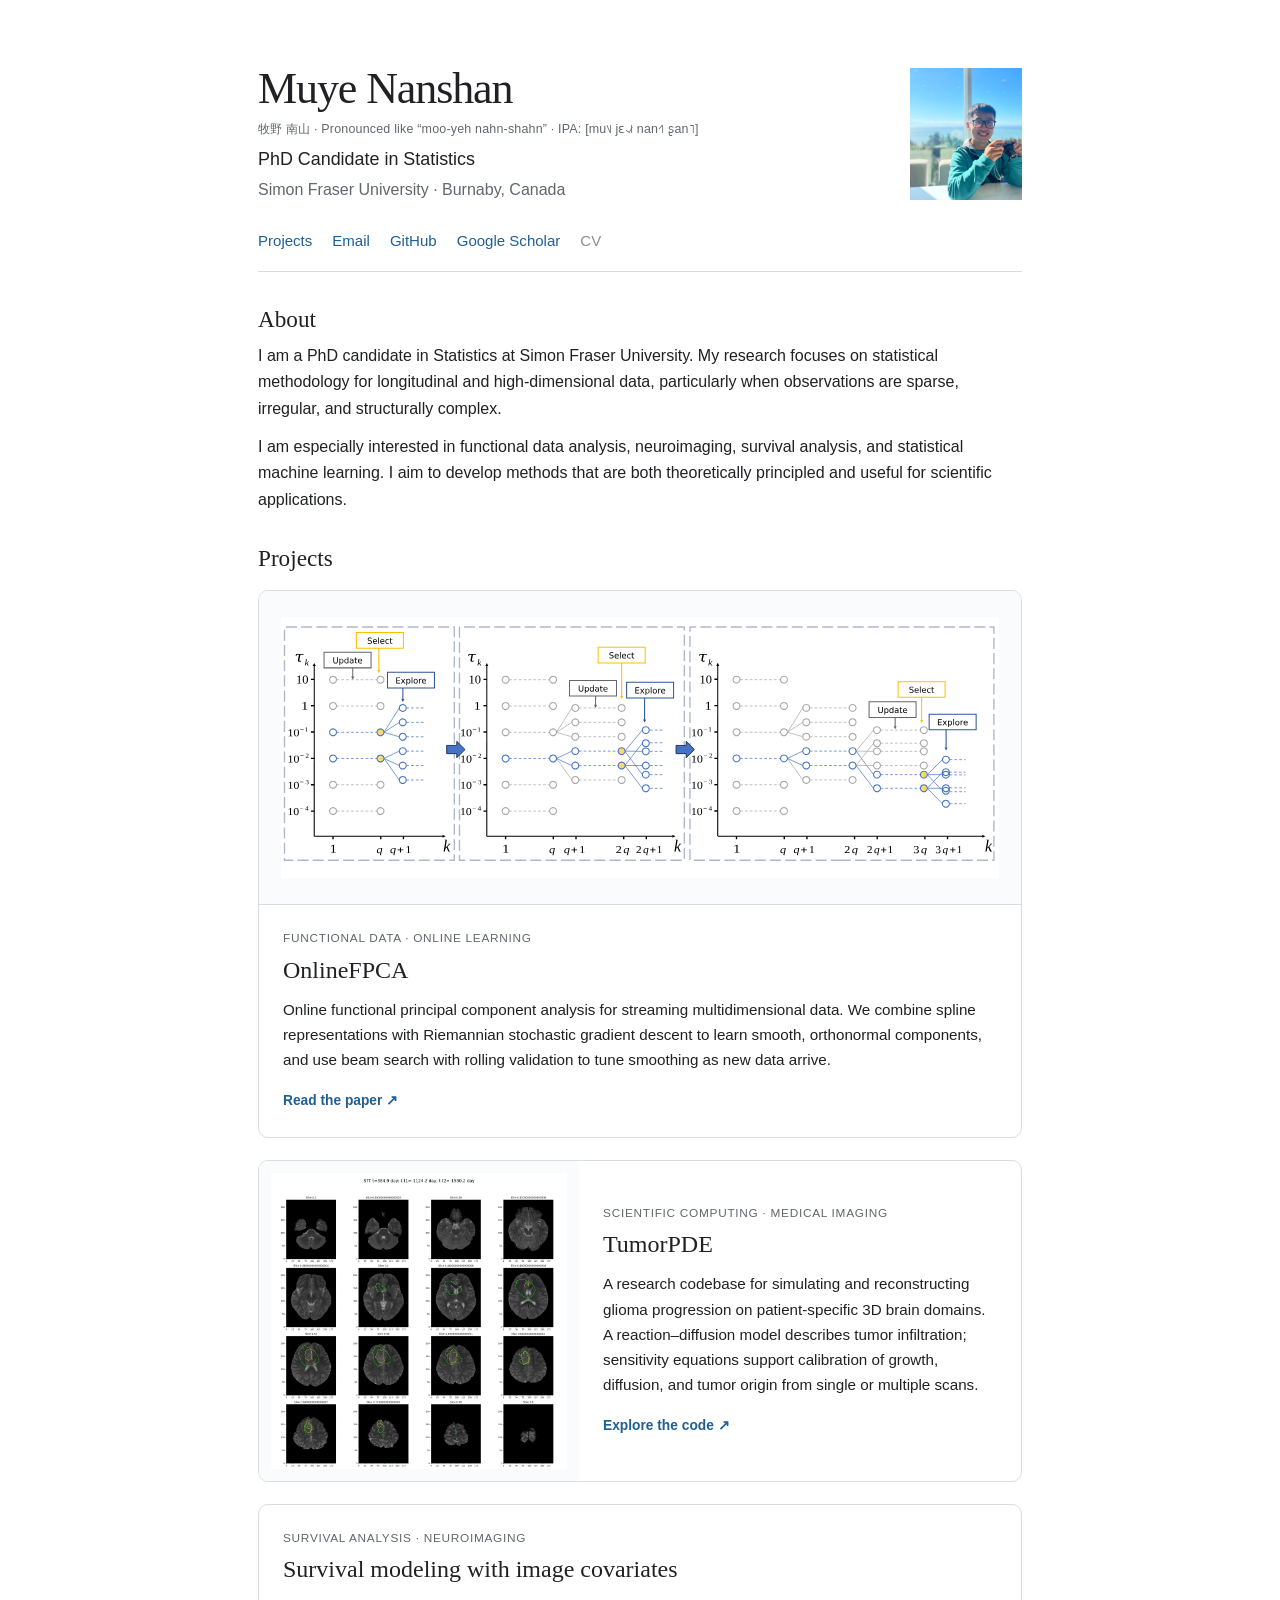
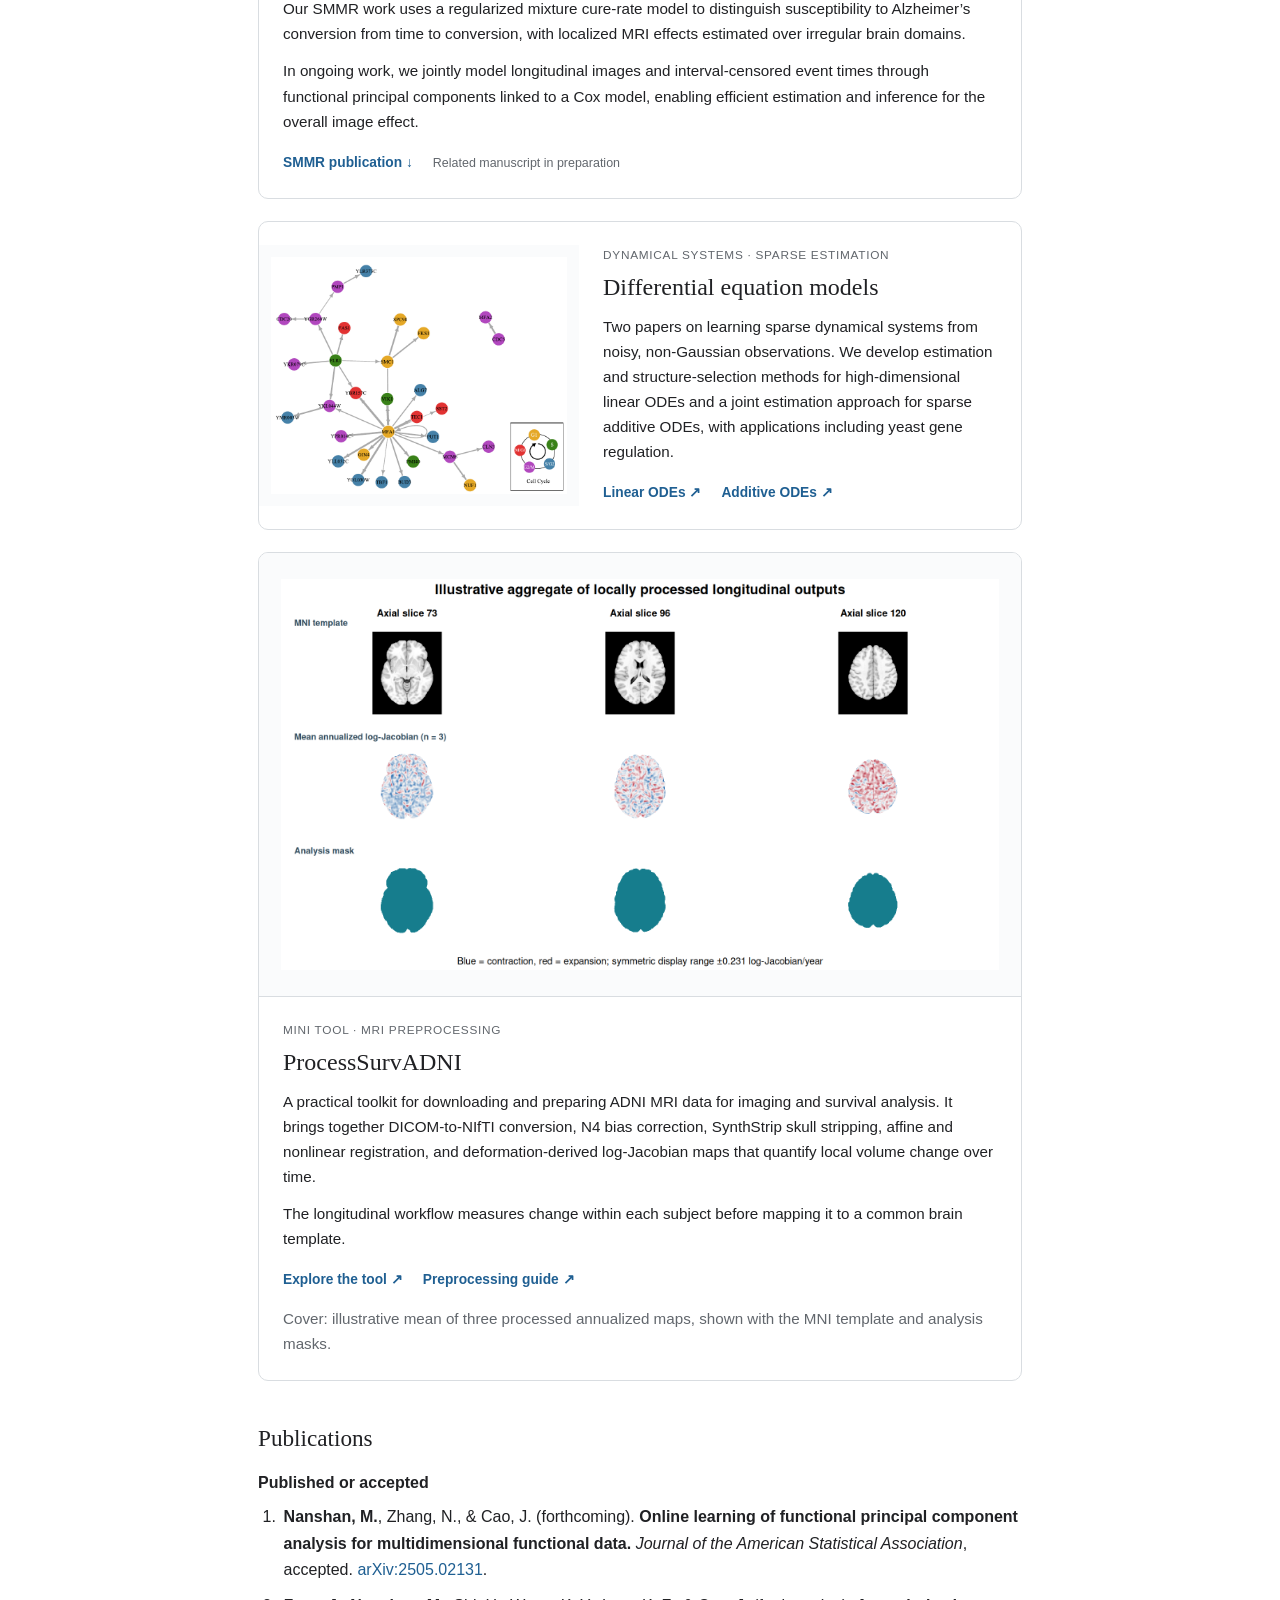
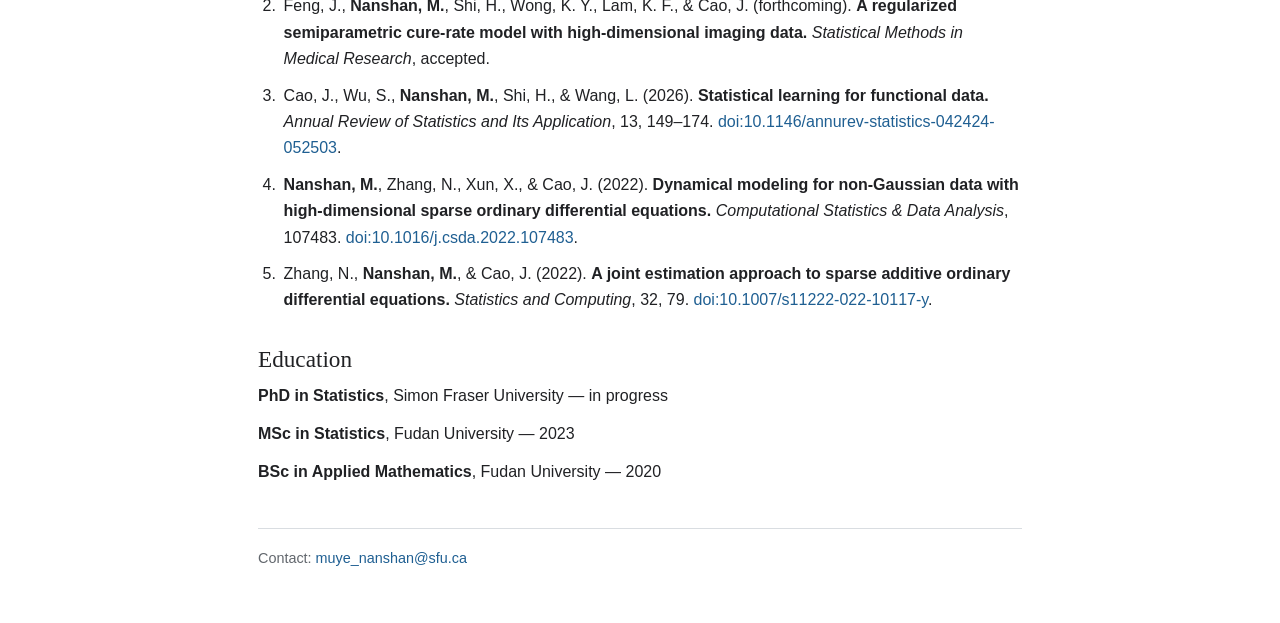
<file: index.html>
<!doctype html>
<html lang="en">
<head>
  <meta charset="utf-8">
  <meta name="viewport" content="width=device-width, initial-scale=1">
  <meta name="description" content="Statistics PhD candidate at Simon Fraser University working on longitudinal data, neuroimaging, and statistical machine learning.">
  <title>Muye's Homepage</title>
  <link rel="stylesheet" href="style.css?v=de30ea3faac2">
</head>
<body>
  <main class="page">
    <header class="site-header">
      <div>
        <h1>Muye Nanshan</h1>
        <p class="name-pronunciation"><span lang="zh-Hans">牧野 南山</span> <span aria-hidden="true">·</span> Pronounced like “moo-yeh nahn-shahn” <span aria-hidden="true">·</span> IPA: <span class="ipa" lang="zh-Latn-fonipa">[mu˥˩ jɛ˨˩˦ nan˧˥ ʂan˥]</span></p>
        <p class="position">PhD Candidate in Statistics</p>
        <p class="affiliation">Simon Fraser University · Burnaby, Canada</p>
      </div>
      <img class="profile-photo" src="assets/muye-photo.jpg" alt="Portrait of Muye">
    </header>

    <nav class="links" aria-label="Profile links">
      <a href="#projects">Projects</a>
      <a href="mailto:muye_nanshan@sfu.ca">Email</a>
      <a href="https://github.com/mynanshan">GitHub</a>
      <a href="https://scholar.google.com/citations?user=hkFvkN4AAAAJ">Google Scholar</a>
      <!-- After adding assets/cv.pdf, replace the span with: <a href="assets/cv.pdf">CV</a> -->
      <span class="disabled-link">CV</span>
    </nav>

    <section>
      <h2>About</h2>
      <p>I am a PhD candidate in Statistics at Simon Fraser University. My research focuses on statistical methodology for longitudinal and high-dimensional data, particularly when observations are sparse, irregular, and structurally complex.</p>
      <p>I am especially interested in functional data analysis, neuroimaging, survival analysis, and statistical machine learning. I aim to develop methods that are both theoretically principled and useful for scientific applications.</p>
    </section>

    <section id="projects" aria-labelledby="projects-heading">
      <h2 id="projects-heading">Projects</h2>
      <div class="project-list">
        <article class="project-card">
          <a class="project-cover project-cover-wide" href="assets/onlinefpca-tuning.svg" aria-label="View OnlineFPCA dynamic tuning figure">
            <img src="assets/onlinefpca-tuning.svg" alt="Three rounds of beam search: update, select, and explore smoothing parameters during online learning." width="576" height="210" loading="lazy">
          </a>
          <div class="project-body">
            <p class="project-label">Functional data · Online learning</p>
            <h3>OnlineFPCA</h3>
            <p>Online functional principal component analysis for streaming multidimensional data. We combine spline representations with Riemannian stochastic gradient descent to learn smooth, orthonormal components, and use beam search with rolling validation to tune smoothing as new data arrive.</p>
            <div class="project-links"><a href="https://arxiv.org/abs/2505.02131">Read the paper <span aria-hidden="true">↗</span></a></div>
          </div>
        </article>
        <article class="project-card project-card-split">
          <a class="project-cover" href="assets/tumorpde.gif" aria-label="View full-size TumorPDE animation">
            <img src="assets/tumorpde.gif" alt="Animated reconstruction of tumor infiltration across sixteen MRI brain slices." loading="lazy">
          </a>
          <div class="project-body">
            <p class="project-label">Scientific computing · Medical imaging</p>
            <h3>TumorPDE</h3>
            <p>A research codebase for simulating and reconstructing glioma progression on patient-specific 3D brain domains. A reaction–diffusion model describes tumor infiltration; sensitivity equations support calibration of growth, diffusion, and tumor origin from single or multiple scans.</p>
            <div class="project-links"><a href="https://github.com/mynanshan/TumorPDE">Explore the code <span aria-hidden="true">↗</span></a></div>
          </div>
        </article>
        <article class="project-card">
          <div class="project-body">
            <p class="project-label">Survival analysis · Neuroimaging</p>
            <h3>Survival modeling with image covariates</h3>
            <p>Our SMMR work uses a regularized mixture cure-rate model to distinguish susceptibility to Alzheimer’s conversion from time to conversion, with localized MRI effects estimated over irregular brain domains.</p>
            <p>In ongoing work, we jointly model longitudinal images and interval-censored event times through functional principal components linked to a Cox model, enabling efficient estimation and inference for the overall image effect.</p>
            <div class="project-links"><a href="#publication-survival">SMMR publication <span aria-hidden="true">↓</span></a><span class="project-status">Related manuscript in preparation</span></div>
          </div>
        </article>
        <article class="project-card project-card-split">
          <a class="project-cover" href="assets/gene-regulatory-network.png" aria-label="View gene regulatory network figure">
            <img src="assets/gene-regulatory-network.png" alt="Estimated yeast gene regulatory network, with genes colored by cell-cycle phase and arrows showing regulatory relationships." width="848" height="680" loading="lazy">
          </a>
          <div class="project-body">
            <p class="project-label">Dynamical systems · Sparse estimation</p>
            <h3>Differential equation models</h3>
            <p>Two papers on learning sparse dynamical systems from noisy, non-Gaussian observations. We develop estimation and structure-selection methods for high-dimensional linear ODEs and a joint estimation approach for sparse additive ODEs, with applications including yeast gene regulation.</p>
            <div class="project-links"><a href="https://doi.org/10.1016/j.csda.2022.107483">Linear ODEs <span aria-hidden="true">↗</span></a><a href="https://doi.org/10.1007/s11222-022-10117-y">Additive ODEs <span aria-hidden="true">↗</span></a></div>
          </div>
        </article>
        <article class="project-card" id="processsurvadni">
          <a class="project-cover project-cover-wide" href="assets/adni-longitudinal-change.png" aria-label="View ProcessSurvADNI preprocessing example at full size">
            <img src="assets/adni-longitudinal-change.png" alt="Three axial slices showing the MNI brain template, mean annualized log-Jacobian maps of local contraction and expansion, and analysis masks." width="1800" height="980" loading="lazy">
          </a>
          <div class="project-body">
            <p class="project-label">Mini tool · MRI preprocessing</p>
            <h3>ProcessSurvADNI</h3>
            <p>A practical toolkit for downloading and preparing ADNI MRI data for imaging and survival analysis. It brings together DICOM-to-NIfTI conversion, N4 bias correction, SynthStrip skull stripping, affine and nonlinear registration, and deformation-derived log-Jacobian maps that quantify local volume change over time.</p>
            <p>The longitudinal workflow measures change within each subject before mapping it to a common brain template.</p>
            <div class="project-links"><a href="https://github.com/mynanshan/ProcessSurvADNI">Explore the tool <span aria-hidden="true">↗</span></a><a href="https://github.com/mynanshan/ProcessSurvADNI/blob/main/ADNI_raw_data/README.md">Preprocessing guide <span aria-hidden="true">↗</span></a></div>
            <p class="project-status" style="margin-top:14px;margin-bottom:0">Cover: illustrative mean of three processed annualized maps, shown with the MNI template and analysis masks.</p>
          </div>
        </article>
      </div>
    </section>

    <section>
      <h2>Publications</h2>
      <h3>Published or accepted</h3>
      <ol class="publications">
        <li><strong>Nanshan, M.</strong>, Zhang, N., &amp; Cao, J. (forthcoming). <span class="publication-title">Online learning of functional principal component analysis for multidimensional functional data.</span> <em>Journal of the American Statistical Association</em>, accepted. <a href="https://arxiv.org/abs/2505.02131">arXiv:2505.02131</a>.</li>
        <li id="publication-survival">Feng, J., <strong>Nanshan, M.</strong>, Shi, H., Wong, K. Y., Lam, K. F., &amp; Cao, J. (forthcoming). <span class="publication-title">A regularized semiparametric cure-rate model with high-dimensional imaging data.</span> <em>Statistical Methods in Medical Research</em>, accepted.</li>
        <li>Cao, J., Wu, S., <strong>Nanshan, M.</strong>, Shi, H., &amp; Wang, L. (2026). <span class="publication-title">Statistical learning for functional data.</span> <em>Annual Review of Statistics and Its Application</em>, 13, 149&ndash;174. <a href="https://doi.org/10.1146/annurev-statistics-042424-052503">doi:10.1146/annurev-statistics-042424-052503</a>.</li>
        <li><strong>Nanshan, M.</strong>, Zhang, N., Xun, X., &amp; Cao, J. (2022). <span class="publication-title">Dynamical modeling for non-Gaussian data with high-dimensional sparse ordinary differential equations.</span> <em>Computational Statistics &amp; Data Analysis</em>, 107483. <a href="https://doi.org/10.1016/j.csda.2022.107483">doi:10.1016/j.csda.2022.107483</a>.</li>
        <li>Zhang, N., <strong>Nanshan, M.</strong>, &amp; Cao, J. (2022). <span class="publication-title">A joint estimation approach to sparse additive ordinary differential equations.</span> <em>Statistics and Computing</em>, 32, 79. <a href="https://doi.org/10.1007/s11222-022-10117-y">doi:10.1007/s11222-022-10117-y</a>.</li>
      </ol>

      <!-- <h3>In preparation</h3>
      <ul class="publications manuscripts">
        <li><span class="publication-title">Joint modeling of longitudinal MRI and survival outcomes.</span> Computational methodology manuscript in preparation for submission to <em>Journal of Computational and Graphical Statistics</em>.</li>
      </ul> -->
    </section>

    <section>
      <h2>Education</h2>
      <p><strong>PhD in Statistics</strong>, Simon Fraser University — in progress</p>
      <p><strong>MSc in Statistics</strong>, Fudan University — 2023</p>
      <p><strong>BSc in Applied Mathematics</strong>, Fudan University — 2020</p>
    </section>

    <footer>
      <p>Contact: <a href="mailto:muye_nanshan@sfu.ca">muye_nanshan@sfu.ca</a></p>
    </footer>
  </main>
</body>
</html>
</file>
<file: style.css>
:root { --text:#202124; --muted:#62676d; --link:#1f5f92; --line:#d9dde1; }
* { box-sizing:border-box; }
html { scroll-behavior:smooth; }
body { background:#fff; color:var(--text); font:1rem/1.65 Arial,Helvetica,sans-serif; margin:0; }
a { color:var(--link); text-decoration:none; }
a:hover { text-decoration:underline; }
a:focus-visible { outline:2px solid var(--link); outline-offset:3px; }
.page { margin:0 auto; max-width:820px; padding:64px 28px 40px; }
.site-header { align-items:center; display:flex; gap:32px; justify-content:space-between; }
h1 { font:500 2.75rem/1.15 Georgia,"Times New Roman",serif; letter-spacing:-.025em; margin:0 0 7px; }
.name-pronunciation { color:var(--muted); font-size:.78rem; letter-spacing:.015em; line-height:1.4; margin:-1px 0 7px; }
.pronunciation-guide { color:var(--text); font-weight:600; white-space:nowrap; }
.ipa { font-family:"Noto Sans","Segoe UI",Arial,sans-serif; white-space:nowrap; }
.position { font-size:1.12rem; margin:0; }
.affiliation { color:var(--muted); margin:2px 0 0; }
.photo-placeholder { align-items:center; background:#f1f3f4; border:1px solid var(--line); color:#8a8f94; display:flex; flex:0 0 112px; font-size:.82rem; height:132px; justify-content:center; }
.profile-photo { height:132px; object-fit:cover; width:112px; }
.links { border-bottom:1px solid var(--line); display:flex; flex-wrap:wrap; gap:8px 20px; margin:26px 0 34px; padding-bottom:17px; }
.links a,.disabled-link { font-size:.94rem; }
.disabled-link { color:#8a8f94; }
section { margin:0 0 32px; }
h2 { font:500 1.45rem Georgia,"Times New Roman",serif; margin:0 0 10px; }
h3 { font-size:1rem; font-weight:600; margin:18px 0 8px; }
p { margin:0 0 12px; }
.publications { margin:0; padding-left:1.4rem; }
.publications li { margin-bottom:10px; padding-left:.2rem; }
.manuscripts { list-style-type:disc; }
.publication-title { font-weight:600; }
footer { border-top:1px solid var(--line); color:var(--muted); font-size:.9rem; margin-top:42px; padding-top:18px; }
@media (max-width:560px) { .page{padding:40px 20px 28px} .site-header{align-items:flex-start;gap:20px} h1{font-size:2.3rem} .photo-placeholder,.profile-photo{flex-basis:88px;height:106px;width:88px} .links{margin-top:22px} }
@media (prefers-reduced-motion:reduce) { html{scroll-behavior:auto} }

/* Portfolio projects */
#projects { margin-bottom:44px; scroll-margin-top:24px; }
#projects > h2 { margin-bottom:18px; }
.project-list { display:grid; gap:22px; }
.project-card { border:1px solid var(--line); border-radius:10px; overflow:hidden; background:#fff; }
.project-cover { display:flex; align-items:center; justify-content:center; background:#fafbfc; padding:18px; }
.project-cover img { display:block; width:100%; height:auto; object-fit:contain; }
.project-cover-wide { padding:26px 22px; border-bottom:1px solid var(--line); }
.project-body { padding:24px; }
.project-label { color:var(--muted); font-size:.74rem; letter-spacing:.06em; text-transform:uppercase; margin:0 0 6px; }
.project-body h3 { font:500 1.5rem/1.25 Georgia,"Times New Roman",serif; margin:0 0 12px; }
.project-body > p:not(.project-label) { font-size:.95rem; line-height:1.65; }
.project-links { display:flex; align-items:center; flex-wrap:wrap; gap:8px 20px; margin-top:18px; font-size:.86rem; }
.project-links a { font-weight:600; }
.project-status { color:var(--muted); font-size:.78rem; }
.project-card-split { display:grid; grid-template-columns:42% 1fr; align-items:center; }
.project-card-split .project-cover { padding:12px; }
#publication-survival { scroll-margin-top:24px; }
@media (max-width:620px) {
  .project-card-split { grid-template-columns:1fr; }
  .project-card-split .project-cover { padding:18px; border-bottom:1px solid var(--line); }
  .project-card-split .project-cover img { max-width:380px; }
  .project-body { padding:20px; }
  .project-cover-wide { padding:20px 10px; }
}
</file>
